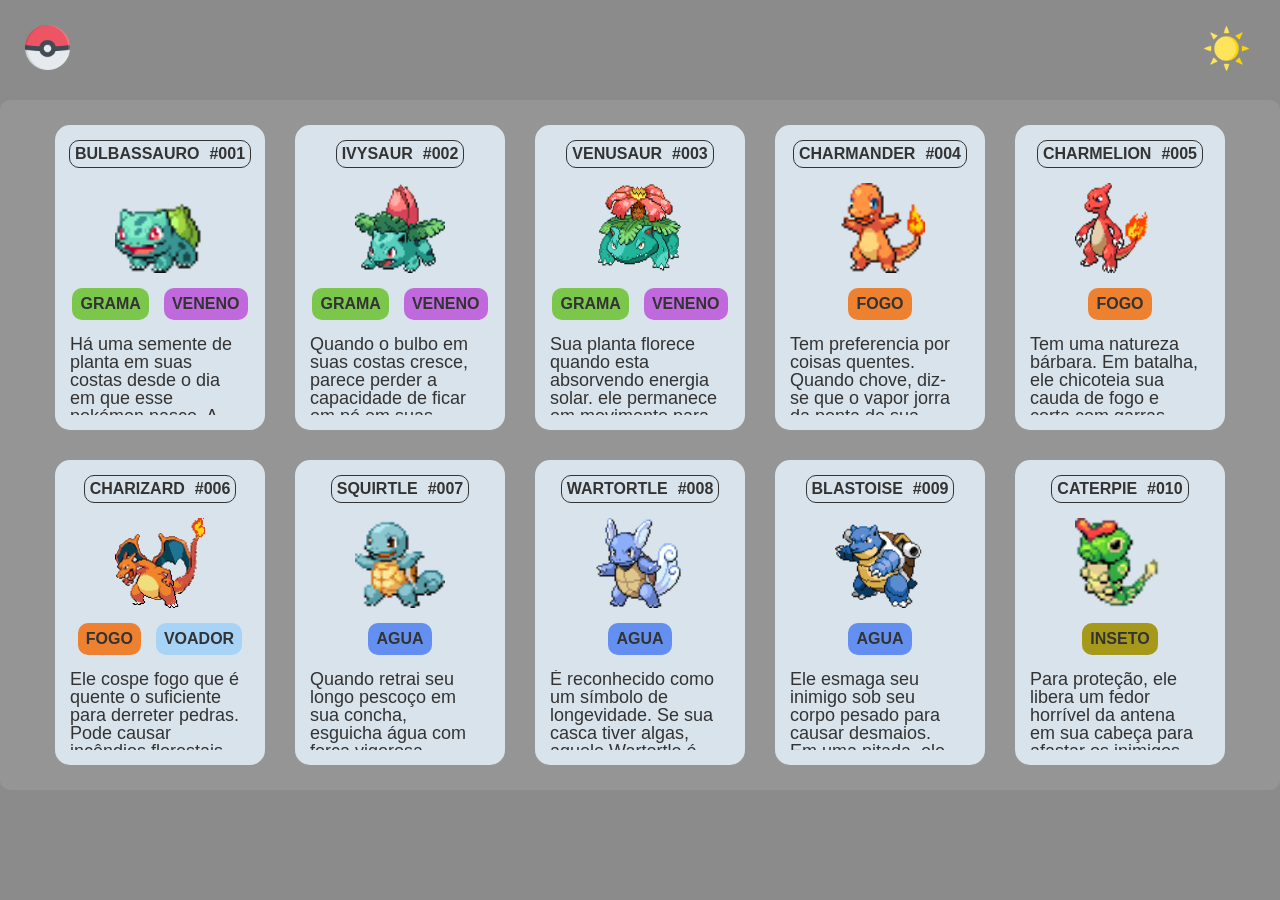
<file: index.html>
<!DOCTYPE html>
<html lang="pt-br">

<head>
    <meta charset="UTF-8">
    <meta http-equiv="X-UA-Compatible" content="IE=edge">
    <meta name="viewport" content="width=device-width, initial-scale=1.0">
    <title>Listagem Pokémon</title>
    <link rel="icon" href="./src/imagens/pokeball.png">
    <link rel="stylesheet" href="./src/css/reset (1).css">
    <link rel="stylesheet" href="./src/css/estilo.css">
    <link rel="preconnect" href="https://fonts.googleapis.com">
    <link rel="preconnect" href="https://fonts.gstatic.com" crossorigin>
    <link href="https://fonts.googleapis.com/css2?family=Oswald&display=swap" rel="stylesheet">
    <link rel="stylesheet" href="src/css/scrollbar.css">
</head>

<body>
    <header>
        <a href="https://login-78e86.web.app"><img src="./src/imagens/pokeball.png" alt="" class="Logo"> </a>
        <button id="botao-mudar-tema"> <img src="./src/imagens/sun.png" alt="" class="botao"> </button>
    </header>
    <main>
        <ul class="listagem-pokemon">
            <li class="cartao-pokemon">
                <div class="informacoes">
                    <span>Bulbassauro</span>
                    <span>#001</span>
                </div>
                <img src="./src/imagens/bulbasaur.gif" alt="" class="gif">
                <ul class="tipos">
                    <li class="tipo grama">Grama</li>
                    <li class="tipo veneno">Veneno</li>
                </ul>
                <p class="descricao">Há uma semente de planta em suas costas desde o dia em que esse pokémon nasce. A
                    semente cresce lentamente</p>
            </li>

            <li class="cartao-pokemon">
                <div class="informacoes">
                    <span>Ivysaur</span>
                    <span>#002</span>
                </div>
                <img src="./src/imagens/ivysaur.gif" alt="" class="gif">
                <ul class="tipos">
                    <li class="tipo grama">Grama</li>
                    <li class="tipo veneno">Veneno</li>
                </ul>
                <p class="descricao">Quando o bulbo em suas costas cresce, parece perder a capacidade de ficar em pé em
                    suas
                    patas traseiras.</p>
            </li>
            <li class="cartao-pokemon">
                <div class="informacoes">
                    <span>Venusaur</span>
                    <span>#003</span>
                </div>
                <img src="./src/imagens/venusaur.gif" alt="" class="gif">
                <ul class="tipos">
                    <li class="tipo grama">Grama</li>
                    <li class="tipo veneno">Veneno</li>
                </ul>
                <p class="descricao">Sua planta florece quando esta absorvendo energia solar. ele permanece em movimento
                    para buscar luz solar.</p>
            </li>
            <li class="cartao-pokemon">
                <div class="informacoes">
                    <span>Charmander</span>
                    <span>#004</span>
                </div>
                <img src="./src/imagens/charmander.gif" alt="" class="gif">
                <ul class="tipos">
                    <li class="tipo fogo">Fogo</li>
                </ul>
                <p class="descricao">Tem preferencia por coisas quentes. Quando chove, diz-se que o vapor jorra da ponta
                    de
                    sua calda.</p>
            </li>
            <li class="cartao-pokemon">
                <div class="informacoes">
                    <span>Charmelion</span>
                    <span>#005</span>
                </div>
                <img src="./src/imagens/charmeleon.gif" alt="" class="gif">
                <ul class="tipos">
                    <li class="tipo fogo">Fogo</li>
                </ul>
                <p class="descricao">Tem uma natureza bárbara. Em batalha, ele chicoteia sua cauda de fogo e corta com
                    garras afiadas.</p>
            </li>
            <li class="cartao-pokemon">
                <div class="informacoes">
                    <span>Charizard</span>
                    <span>#006</span>
                </div>
                <img src="./src/imagens/charizard.gif" alt="" class="gif">
                <ul class="tipos">
                    <li class="tipo fogo">Fogo</li>
                    <li class="tipo Voador">Voador</li>
                </ul>
                <p class="descricao">Ele cospe fogo que é quente o suficiente para derreter pedras. Pode causar
                    incêndios florestais soprando chamas.</p>
            </li>
            <li class="cartao-pokemon">
                <div class="informacoes">
                    <span>Squirtle</span>
                    <span>#007</span>
                </div>
                <img src="./src/imagens/squirtle.gif" alt=""  class="gif">
                <ul class="tipos">
                    <li class="tipo agua">Agua</li>
                </ul>
                <p class="descricao">Quando retrai seu longo pescoço em sua concha, esguicha água com força vigorosa.
                </p>
            </li>
            <li class="cartao-pokemon">
                <div class="informacoes">
                    <span>Wartortle</span>
                    <span>#008</span>
                </div>
                <img src="./src/imagens/wartortle.gif" alt="" class="gif">
                <ul class="tipos">
                    <li class="tipo agua">Agua</li>
                </ul>
                <p class="descricao">É reconhecido como um símbolo de longevidade. Se sua casca tiver algas, aquele
                    Wartortle é muito velho.</p>
            </li>
            <li class="cartao-pokemon">
                <div class="informacoes">
                    <span>Blastoise</span>
                    <span>#009</span>
                </div>
                <img src="./src/imagens/blastoise.gif" alt="" class="gif">
                <ul class="tipos">
                    <li class="tipo agua">Agua</li>
                </ul>
                <p class="descricao">Ele esmaga seu inimigo sob seu corpo pesado para causar desmaios. Em uma pitada,
                    ele se retirará para dentro de sua casca.</p>
            </li>
            <li class="cartao-pokemon">
            <div class="informacoes">
                <span>Caterpie</span>
                <span>#010</span>
            </div>
            <img src="./src/imagens/caterpie.gif" alt="" class="gif">
            <ul class="tipos">
                <li class="tipo inseto">Inseto</li>
            </ul>
            <p class="descricao">Para proteção, ele libera um fedor horrível da antena em sua cabeça para afastar os
                inimigos.</p>
            </li>
        </ul>
    </main>
    <script src="./src/js/index.js"></script>
</body>

</html>
</file>
<file: src/css/estilo.css>
body {
    font-family: 'Poppins', sans-serif;
    max-width: 1280px;
    margin: 0 auto 0  auto;
    background-color: #8b8b8b;
    color: #333333;
}

body.modo-escuro  {
    background-color: #161616;
    color: #f5f5f5;
}

header {
    background-color: #adadad00;
    display: flex;
    justify-content: space-between;
    padding: 25px;
}

header .Logo, .botao{
    width: 45px;
    transition: 0.1s ease-in-out;
}

header #botao-mudar-tema {
    background: none;
    border: none;
    cursor: pointer;
}

header .Logo {
    cursor: auto;
}

header .botao:hover {
    transform: scale(1.10);
    cursor: pointer;
}

main {
    background-color:#adadad4b;
    padding: 25px;
    border-radius: 10px;
}

.listagem-pokemon {
    display: flex;
    flex-wrap: wrap;
    gap: 30px;
    justify-content: center;
}

.cartao-pokemon {
    background-color: #d8e3ec;
    width: 180px;
    padding: 15px;
    display: flex;
    flex-direction: column;
    align-items: center;
    gap: 15px;
    border-radius: 15px;
    transition: 0.2s ease-in-out;
}

.cartao-pokemon:hover  {
    transform: scale(1.08);
    background-color: #69d9d6;
}

.modo-escuro .cartao-pokemon {
    background-color: #a8a8a8;
}

.modo-escuro .cartao-pokemon:hover {
    background-color: #6390f0;
}

main .cartao-pokemon .informacoes {
    display: flex;
    justify-content: space-between;
    border: 1px solid #333333;
    border-radius: 10px;
}

main .cartao-pokemon .informacoes span {
    padding: 5px;
    text-transform: uppercase;
    font-weight: bold;
}

main .cartao-pokemon .gif  {
    width: 90px;
    height: 90px;
}

main .cartao-pokemon .tipos {
    display: flex;
    gap: 15px;
}

main .cartao-pokemon .tipo {
    padding: 8px;
    border-radius: 10px;
    text-transform: uppercase;
    font-weight: bold;
}

.grama {
    background-color: #7ac74c;
}

.veneno {
    background-color: #bf67ddfb;
}

.fogo {
    background-color: #ee8130;
}

.agua {
    background-color: #6390f0;
}

.inseto {
    background-color: #a6991a;
}

.Voador {
    background-color: #a7d3f7;
}

main .descricao {
    max-height: 80px;
    overflow-y: scroll;
    font-size: 18px;
    padding-right: 10px;
}
</file>
<file: src/css/scrollbar.css>
/* ===== Scrollbar CSS ===== */

*::-webkit-scrollbar {
    width: 12px;
    cursor: pointer;
  }

  *::-webkit-scrollbar-track {
    background: #f1e9e9;
  }

  *::-webkit-scrollbar-thumb {
    background-color: #030303;
    border-radius: 10px;
    border: 3px solid #ffffff;
  }
</file>
<file: src/css/reset (1).css>
/* http://meyerweb.com/eric/tools/css/reset/ 
   v2.0 | 20110126
   License: none (public domain)
*/

html, body, div, span, applet, object, iframe,
h1, h2, h3, h4, h5, h6, p, blockquote, pre,
a, abbr, acronym, address, big, cite, code,
del, dfn, em, img, ins, kbd, q, s, samp,
small, strike, strong, sub, sup, tt, var,
b, u, i, center,
dl, dt, dd, ol, ul, li,
fieldset, form, label, legend,
table, caption, tbody, tfoot, thead, tr, th, td,
article, aside, canvas, details, embed, 
figure, figcaption, footer, header, hgroup, 
menu, nav, output, ruby, section, summary,
time, mark, audio, video {
	margin: 0;
	padding: 0;
	border: 0;
	font-size: 100%;
	font: inherit;
	vertical-align: baseline;
}
/* HTML5 display-role reset for older browsers */
article, aside, details, figcaption, figure, 
footer, header, hgroup, menu, nav, section {
	display: block;
}
body {
	line-height: 1;
}
ol, ul {
	list-style: none;
}
blockquote, q {
	quotes: none;
}
blockquote:before, blockquote:after,
q:before, q:after {
	content: '';
	content: none;
}
table {
	border-collapse: collapse;
	border-spacing: 0;
}
</file>
